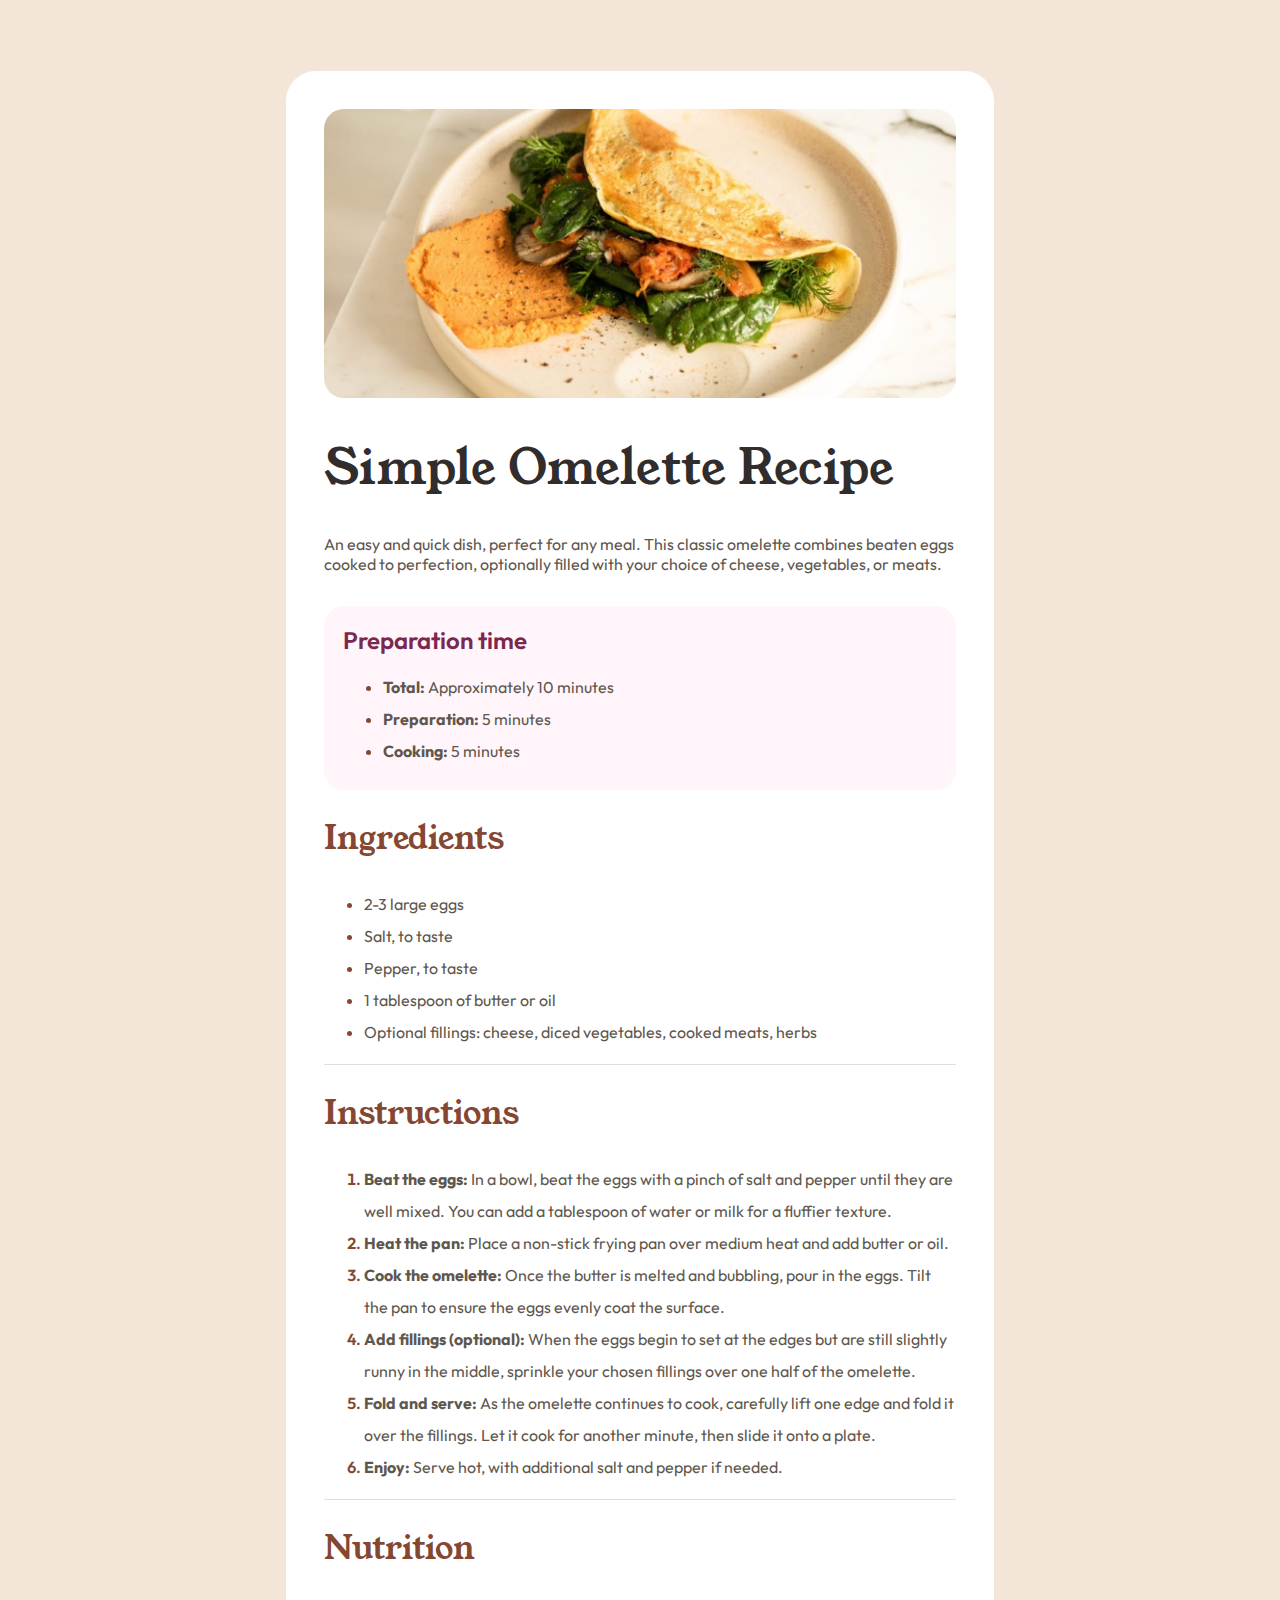
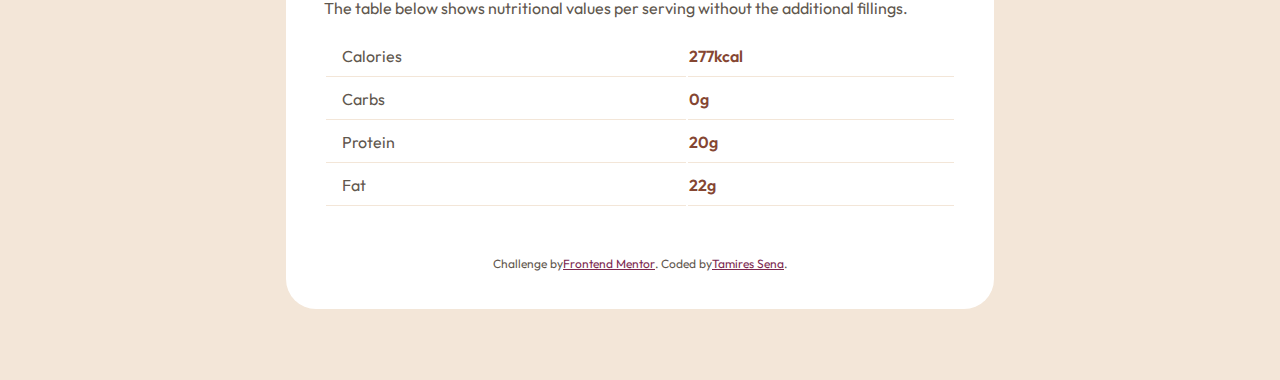
<file: ex01-recipe-page/index.html>
<!DOCTYPE html>
<html lang="pt-br">
<head>
    <meta charset="UTF-8">
    <meta name="viewport" content="width=device-width, initial-scale=1.0">

    <link rel="stylesheet" href="styles/vars.css">
    <link rel="stylesheet" href="style.css">

    <title>Simple Omelette Recipe</title>
</head>
<body>
    <div id="content">
        <section>
            <img src="assets/images/image-omelette.jpeg" alt="Imagem do omelete pronto">
            <h1>Simple Omelette Recipe</h1>
            <p>An easy and quick dish, perfect for any meal. This classic omelette combines beaten eggs cooked
                to perfection, optionally filled with your choice of cheese, vegetables, or meats.</p>
            <div id="preparation-time">
                <h3>Preparation time</h3>
                <ul>
                    <li><strong>Total:</strong> Approximately 10 minutes</li>
                    <li><strong>Preparation:</strong> 5 minutes</li>
                    <li><strong>Cooking:</strong> 5 minutes</li>
                </ul>
            </div>
        </section>
        <section>
            <h2>Ingredients</h2>
            <ul>
                <li>2-3 large eggs</li>
                <li>Salt, to taste</li>
                <li>Pepper, to taste</li>
                <li>1 tablespoon of butter or oil</li>
                <li>Optional fillings: cheese, diced vegetables, cooked meats, herbs</li>
            </ul>
            <hr>
        </section>
        <section>
            <h2>Instructions</h2>
            <ol>
                <li>
                    <strong>Beat the eggs:</strong> In a bowl, beat the eggs with a pinch of salt and pepper until they are well mixed.
                        You can add a tablespoon of water or milk for a fluffier texture.
                </li>
                <li>
                    <strong>Heat the pan:</strong> Place a non-stick frying pan over medium heat and add butter or oil.</li>
                <li>
                    <strong>Cook the omelette:</strong> Once the butter is melted and bubbling, pour in the eggs. Tilt the pan to ensure
                    the eggs evenly coat the surface.</li>
                <li>
                    <strong>Add fillings (optional):</strong> When the eggs begin to set at the edges but are still slightly runny in the
                    middle, sprinkle your chosen fillings over one half of the omelette.</li>
                <li>
                    <strong>Fold and serve:</strong> As the omelette continues to cook, carefully lift one edge and fold it over the
                    fillings. Let it cook for another minute, then slide it onto a plate.</li>
                <li>
                    <strong>Enjoy:</strong> Serve hot, with additional salt and pepper if needed.</li>
            </ol>
            <hr>
        </section>
        <section>
            <h2>Nutrition</h2>
            <p>The table below shows nutritional values per serving without the additional fillings.</p>
            <table>
                <tr>
                    <td class="table-categories">Calories</td>
                    <td class="table-values">277kcal</td>
                </tr>
                <tr>
                    <td class="table-categories">Carbs</td>
                    <td class="table-values">0g</td>
                </tr>
                <tr>
                    <td class="table-categories">Protein</td>
                    <td class="table-values">20g</td>
                </tr>
                <tr>
                    <td class="table-categories">Fat</td>
                    <td class="table-values">22g</td>
                </tr>
            </table>
        </section>
        <div class="attribution">
            Challenge by <a href="https://www.frontendmentor.io?ref=challenge" target="_blank"> Frontend Mentor</a>.
            Coded by <a href="https://github.com/tamiressena">Tamires Sena</a>.
          </div>
    </div>
</body>
</html>
</file>
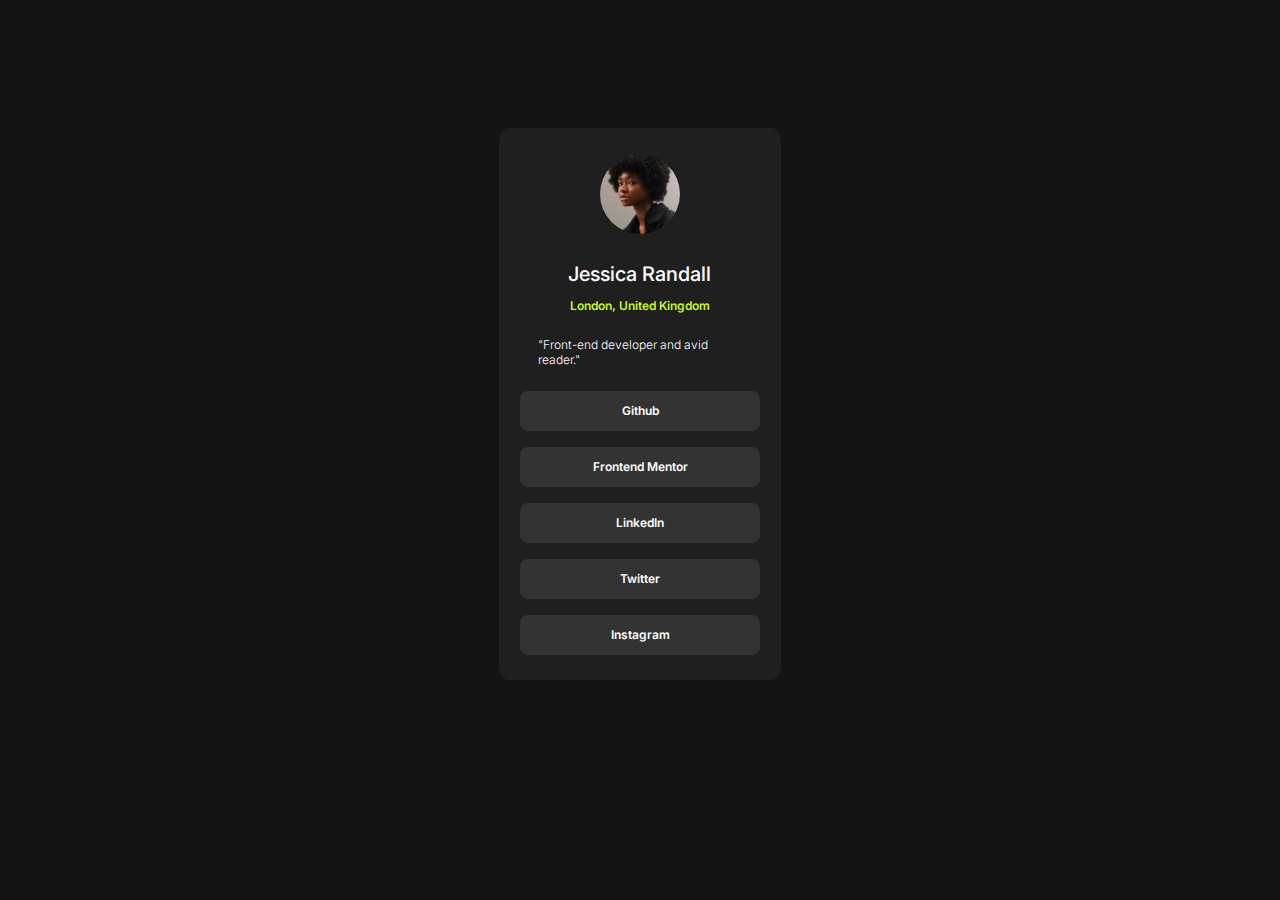
<file: ex02-social-links-profile/index.html>
<!DOCTYPE html>
<html lang="pt-br">
<head>
    <meta charset="UTF-8">
    <meta name="viewport" content="width=device-width, initial-scale=1.0">

    <link rel="stylesheet" href="vars.css">
    <link rel="stylesheet" href="style.css">

    <title>Social links profile</title>
</head>
<body>
    <div id="content">
        <img src="assets/images/avatar-jessica.jpeg" alt="Foto de perfil">

        <div id="personal">
            <h1>Jessica Randall</h1>
            <p id="location">London, United Kingdom</p>
        </div>

        <p id="description">"Front-end developer and avid reader."</p>

        <div id="buttons">
            <a href="#"><button>Github</button></a>
            <a href="#"><button>Frontend Mentor</button></a>
            <a href="#"><button>LinkedIn</button></a>
            <a href="#"><button>Twitter</button></a>
            <a href="#"><button>Instagram</button></a>
        </div>
    </div>
</body>
</html>
</file>
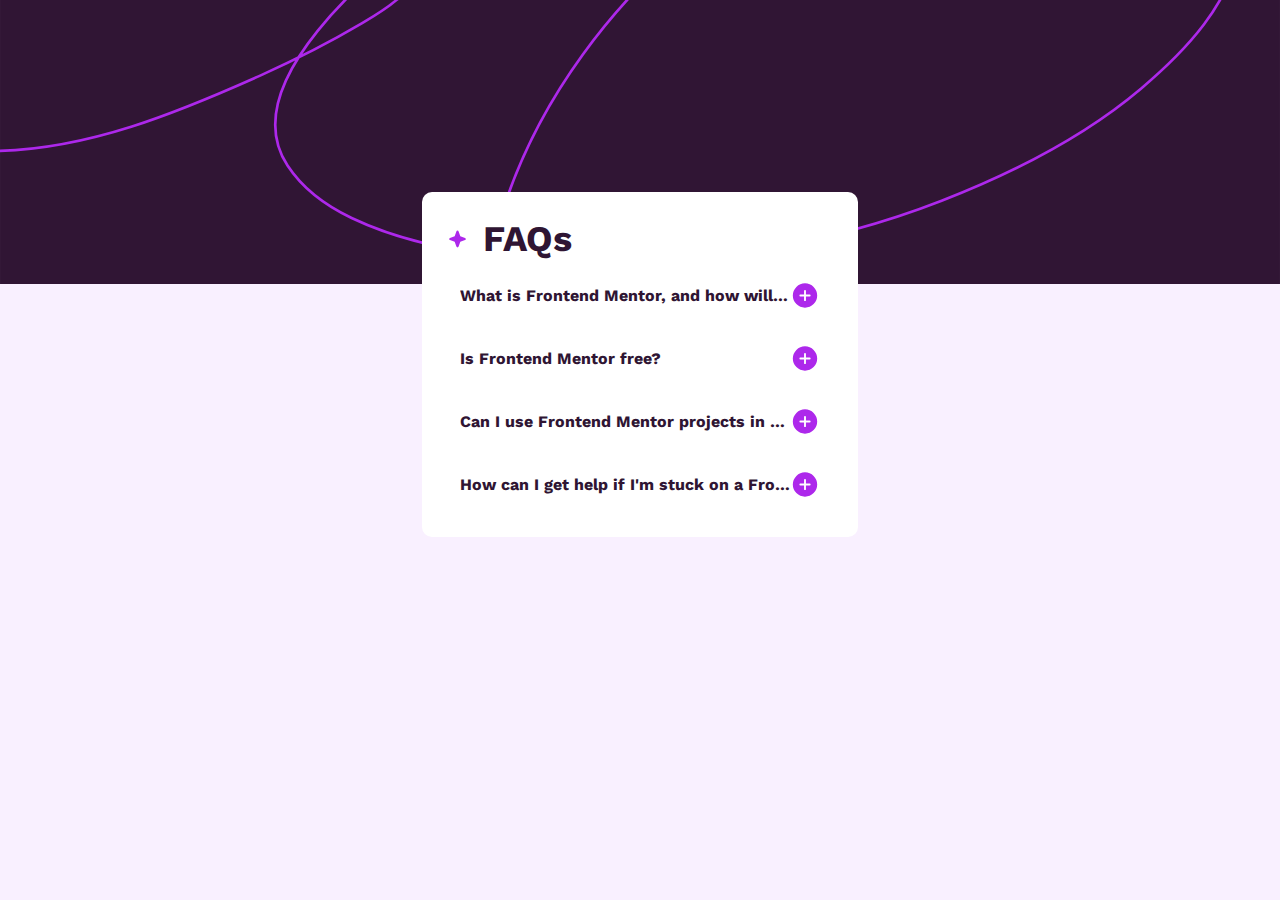
<file: ex03-faq-accordion/index.html>
<!DOCTYPE html>
<html lang="pt-br">
<head>
    <meta charset="UTF-8">
    <meta name="viewport" content="width=device-width, initial-scale=1.0">

    <link rel="stylesheet" href="styles/styles.css">
    <link rel="stylesheet" href="styles/vars.css">

    <title>FAQs Accordion</title>
</head>
<body>
    <div id="container">

        <div id="title">
            <img src="assets/images/icon-star.svg" alt="">
            <h1>FAQs</h1>
        </div>
        
        <div class="accordion">
            <button class="accordion-header">
                <span>
                    What is Frontend Mentor, and how will it help me?
                </span>

                <img src="assets/images/icon-plus.svg" alt="Abrir" class="plus" id="click" onclick="accordion()">
            </button>

            <div class="accordion-body">
                <p>
                    Frontend Mentor offers realistic coding challenges to help developers improve their 
                    frontend coding skills with projects in HTML, CSS, and JavaScript. It's suitable for 
                    all levels and ideal for portfolio building. 
                </p>
            </div>
        </div>

        <div class="accordion">
            <button class="accordion-header">
                <span>
                    Is Frontend Mentor free?
                </span>

                <img src="assets/images/icon-plus.svg" alt="Abrir" class="plus">
            </button>

            <div class="accordion-body">
                <p>
                    Yes, Frontend Mentor offers both free and premium coding challenges, with the free 
                    option providing access to a range of projects suitable for all skill levels.
                </p>
            </div>
        </div>

        <div class="accordion">
            <button class="accordion-header">
                <span>
                    Can I use Frontend Mentor projects in my portfolio?
                </span>

                <img src="assets/images/icon-plus.svg" alt="Abrir" class="plus">
            </button>

            <div class="accordion-body">
                <p>
                    Yes, you can use projects completed on Frontend Mentor in your portfolio. It's an excellent way to showcase your skills to potential employers! 
                </p>
            </div>
        </div>

        <div class="accordion">
            <button class="accordion-header">
                <span>
                    How can I get help if I'm stuck on a Frontend Mentor challenge?
                </span>

                <img src="assets/images/icon-plus.svg" alt="Abrir" class="plus">
            </button>

            <div class="accordion-body">
                <p>
                    The best place to get help is inside Frontend Mentor's Discord community. There's a help channel where you can ask questions and seek support from other community members. 
                </p>
            </div>
        </div>

    </div>

    <script src="javascript/script.js"></script>
</body>
</html>
</file>
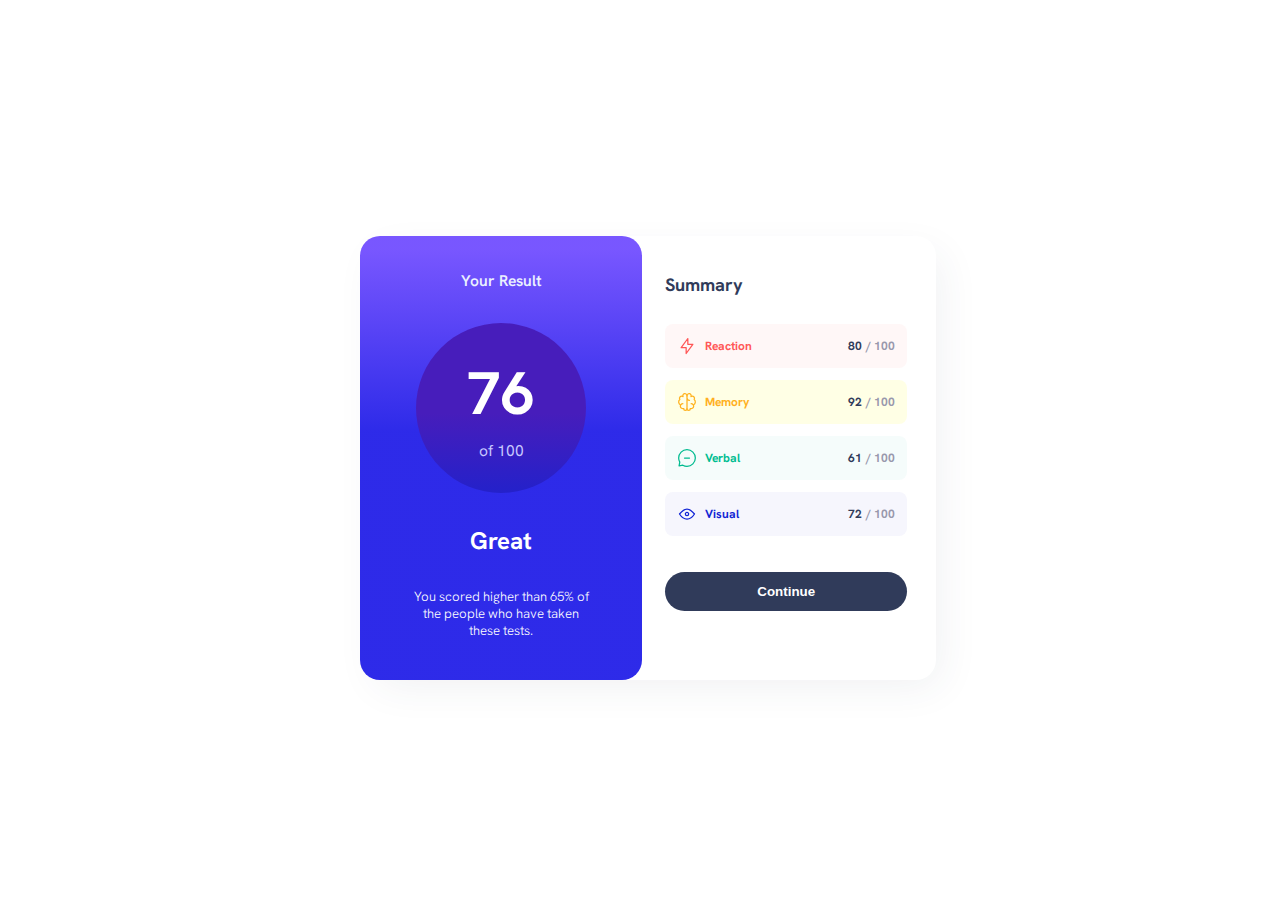
<file: ex04-results-summary-component/index.html>
<!DOCTYPE html>
<html lang="en">
<head>
    <meta charset="UTF-8">
    <meta name="viewport" content="width=device-width, initial-scale=1.0">

    <link rel="stylesheet" href="style.css">
    <link rel="stylesheet" href="vars.css">

    <link rel="shortcut icon" href="assets/images/favicon-32x32.png" type="image/x-icon">

    <title>Results Summary Component</title>
</head>
<body>
    <div id="card">
        <section id="your-result">
            <h1>Your Result</h1>
            <div id="final-result">
                <p id="result">76</p>
                <p id="total">of 100</p>
            </div>
            <h2>Great</h2>
        
            <p id="resume">You scored higher than 65% of the people who have taken these tests.</p>
        </section>
        <section id="summary">
            <h3>Summary</h3>
            <div class="summary-card" id="reaction">
                <div class="card-title">
                    <img src="assets/images/icon-reaction.svg" alt="">
                    <p id="title-reaction">Reaction</p>
                </div>
                <div class="card-result">
                    <p class="points">80</p>
                    <p class="totalizer">/ 100</p>
                </div>
            </div>
        
            <div class="summary-card" id="memory">
                <div class="card-title">
                    <img src="assets/images/icon-memory.svg" alt="">
                    <p id="title-memory">Memory</p>
                </div>
                <div class="card-result">
                    <p class="points">92</p>
                    <p class="totalizer">/ 100</p>
                </div>
            </div>
            <div class="summary-card" id="verbal">
                <div class="card-title">
                    <img src="assets/images/icon-verbal.svg" alt="">
                    <p id="title-verbal">Verbal</p>
                </div>
                <div class="card-result">
                    <p class="points">61</p>
                    <p class="totalizer">/ 100</p>
                </div>
            </div>
            <div class="summary-card" id="visual">
                <div class="card-title">
                    <img src="assets/images/icon-visual.svg" alt="">
                    <p id="title-visual">Visual</p>
                </div>
                <div class="card-result">
                    <p class="points">72</p>
                    <p class="totalizer">/ 100</p>
                </div>
            </div>
            <button>Continue</button>
        </section>
    </div>
</body>
</html>
</file>
<file: ex01-recipe-page/styles/vars.css>
@import url('https://fonts.googleapis.com/css2?family=Young+Serif&display=swap');

@import url('https://fonts.googleapis.com/css2?family=Outfit:wght@100..900&display=swap');

:root {
    --white: hsl(0, 0%, 100%);
    --stone-100: hsl(30, 54%, 90%);
    --stone-150: hsl(30, 18%, 87%);
    --stone-600: hsl(30, 10%, 34%);
    --stone-900: hsl(24, 5%, 18%);
    --brown-800: hsl(14, 45%, 36%);
    --rose-50: hsl(330, 100%, 98%);
    --rose-800: hsl(332, 51%, 32%);
}
</file>
<file: ex01-recipe-page/style.css>
body {
    display: flex;
    justify-content: center;
    background-color: var(--stone-100);
    border-radius: 20px;
}
    #content {
        width: 50%;
        border-radius: 30px;
        background-color: var(--white);
        padding: 3%;
        margin: 5%;
    }

            h1 {
                font-family: 'Young Serif', serif;
                font-size: 3rem;
                font-weight: 400;
                color: var(--stone-900);
            }

            h2 {
                font-family: 'Young Serif', serif;
                font-size: 2rem;
                font-weight: 400;
                color: var(--brown-800);
            }

            #preparation-time {
                background-color: var(--rose-50);
                margin-top: 32px;
                padding: 3% 3% 1% 3%;
                border-radius: 20px;
            }
                h3 {
                    font-family: 'Outfit', sans-serif;
                    font-size: 1.5rem;
                    font-weight: 600;
                    color: var(--rose-800);
                    margin: 0;
                }

            p {
                font-family: 'Outfit', sans-serif;
                font-size: 1rem;
                color: var(--stone-600);
            }

            li {
                font-family: 'Outfit', sans-serif;
                line-height: 2;
                gap: 8px;
                color: var(--stone-600);
            }

                li::marker {
                    color: var(--brown-800);
                    font-weight: 600;
                }

            img {
                width: 100%;
                border-radius: 20px;
            }

            table {
                width: 100%;
                font-family: 'Outfit', sans-serif;
                font-size: 1rem;
                color: var(--stone-600);
                line-height: 2;
            }
            
            td {
                border-bottom: 1px solid var(--stone-100);        
                }

                .table-categories {
                    padding: 4px 0px 4px 16px;
                }

                .table-values {
                    font-weight: 600;
                    color: var(--brown-800);
                }
            

            hr {
                border: 0;
                border-top: 1px solid var(--stone-150);
            }

        .attribution {
            display: flex;
            justify-content: center;
            margin-top: 48px;
            font-family: 'Outfit', sans-serif;
            font-size: 0.75rem;
            color: var(--stone-600);
        }

            .attribution a {
                color: var(--rose-800);
            }

@media screen and (max-width: 500px){
    html{
        margin: 0;
    }

        body {
            background-color: var(--white);
        }

            #content {
                width: 100%;
                margin: 0;
                border-radius: 0;
            }

                img {
                    border-radius: 0;
                }
}
</file>
<file: ex02-social-links-profile/vars.css>
@import url('https://fonts.googleapis.com/css2?family=Inter:ital,opsz,wght@0,14..32,100..900;1,14..32,100..900&display=swap');

:root {
    --green: hsl(75, 94%, 57%);

    --white: hsl(0, 0%, 100%);

    --grey700: hsl(0, 0%, 20%);
    --grey800: hsl(0, 0%, 12%);
    --grey900: hsl(0, 0%, 8%);

    --font: 'Inter', sans-serif;
}
</file>
<file: ex02-social-links-profile/style.css>
body {
    flex-wrap: wrap;
    display: flex;
    justify-content: center;
    align-items: center;
    align-content: center;
    background-color: var(--grey900);
    margin: 10% 0;
}

#content {
    display: flex;
    flex-direction: column;
    align-items: center;
    width: 16%;
    border-radius: 10px;
    padding: 2% 3%;
    gap: 12px;

    background-color: var(--grey800);
}

    img {
        width: 80px;
        height: 80px;
        border-radius: 150px;
    }

    #personal {
        display: flex;
        flex-direction: column;
        align-items: center;
        gap: 12px;
    }

        h1 {
            margin: 0;
            margin-top: 16px;
            color: var(--white);
            font-family: var(--font);
            font-size: 1.25rem;
            font-weight: 500;
        }

        #location {
            margin: 0;
            color: var(--green);
            font-family: var(--font);
            font-size: 0.75rem;
            font-weight: 600;
        }

    #description {
        color: var(--white);
        font-family: var(--font);
        font-size: 0.75rem;
        font-weight: 300;
    }

    #buttons {
        display: flex;
        flex-direction: column;
        align-items: center;
        gap: 16px;        
    }

        button {
            background-color: var(--grey700);
            border: none;
            border-radius: 8px;
            width: 20em;
            height: 40px;
            
            font-family: var(--font);
            color: var(--white);
            font-weight: 600;
            font-size: 0.75rem;
        }

        button:hover {
            background-color: var(--green);
            color: var(--grey900);
            font-weight: 700;
            cursor: pointer;
        }

@media screen and (max-width: 900px){

    body {
        align-items: center;
        align-content: center;
        margin: 15% 15;
    }

    #content {
        width: 90%;
        padding: 5% 1%;
    }

        button {
            width: 25em;;
        }
}
</file>
<file: ex03-faq-accordion/styles/styles.css>
@import url('https://fonts.googleapis.com/css2?family=Work+Sans:ital,wght@0,100..900;1,100..900&display=swap');

* {
    margin: 0;
    padding: 0;
    box-sizing: border-box;
    font-family: 'Work Sans', sans-serif;
}

body {
    min-height: 100vh;
    display: flex;
    align-content: center;
    justify-content: center;
    background-image: url(../assets/images/background-pattern-desktop.svg);
    background-repeat: no-repeat;
    background-size: 100%;
    background-color: var(--light-pink);
}

    #container {
        background-color: var(--white);
        padding: 2%;
        display: flex;
        flex-direction: column;
        align-content: center;
        justify-content: center;
        gap: 8px;
        width: 34%;
        height: 55%;
        margin-top: 15%;
        border-radius: 10px;
    }

    #title {
        display: flex;
        gap: 16px;
        color: var(--dark-purple);
        font-weight: 700;
        font-size: 1.125rem;
    }

    #title img {
        width: 5%;
    }

    .accordion {
        background-color: var(--white);
        border-radius: 8px;
        padding: 12px;
        cursor: pointer;
    }

    .accordion-header {
        width: 100%;
        border: none;
        background-color: transparent;
        display: flex;
        justify-content: space-between;
        align-items: center;
        font-size: 16px;
        cursor: pointer;
        color: var(--dark-purple);
        font-weight: 700;
    }

    .accordion-header span {
        max-width: 100%;
        white-space: nowrap;
        overflow: hidden;
        text-overflow: ellipsis;
    }

    .accordion-body {
        color: var(--grayish-purple);
        font-size: 16px;
        font-weight: 400;
        opacity: 0;
        height: 0;
        transition: opacity .3s;
        overflow: hidden;
    }

    .accordion-body.active {
        height: 100%;
        opacity: 1;
        padding: 5px 0px;
        margin-top: 8px;
    }

@media screen and (max-width: 900px){
    body {
        background-size: 260%;
    }
    
    #container {
        padding: 5%;
        width: 90%;
        height: 80%;
        margin-top: 37%;
        margin-bottom: 20%;
        line-height: 1.5;
    }

    #title {
        gap: 20px;
        font-size: 1rem;
    }

    #title img {
        width: 8%;
    }

    .accordion-header span {
        max-width: 100%;
        white-space: wrap;
        text-align: left;
    }
}
</file>
<file: ex03-faq-accordion/styles/vars.css>
:root {
    --white: hsl(0, 0%, 100%);
    --light-pink: hsl(275, 100%, 97%);
    --grayish-purple: hsl(292, 16%, 49%);
    --dark-purple: hsl(292, 42%, 14%);
}
</file>
<file: ex04-results-summary-component/style.css>
html {
    height: 100vh;
}

body {
    height: 100%;
    width: 100%;
    display: flex;
    align-items: center;
}

#card {
    display: flex;
    -webkit-box-shadow: 10px 12px 42px -7px rgba(48,59,90,0.08);
    -moz-box-shadow: 10px 12px 42px -7px rgba(48,59,90,0.08);
box-shadow: 10px 12px 42px -7px rgba(48,59,90,0.08);
    width: 45%;
    align-items: center;
    border-radius: 20px;
    margin: auto;
}

/* LEFT SIDE */
#your-result {
    background: rgb(120,87,255);
    background: linear-gradient(180deg, var(--light-slate-blue) 3%, var(--light-royal-blue) 44%);
    
    display: flex;
    flex-direction: column;
    align-items: center;
    justify-content: center;
    width: 39%;
    height: 60%;
    padding: 3% 5%;
    border-radius: 20px;
    gap: 32px;
}

#your-result h1{
    margin: 0;
    font-size: 0.65rem;
    color: var(--pale-blue);
    margin-top: 16px;
    font-weight: 600;
}

#final-result {
    background: rgb(71,29,187);
    background: linear-gradient(180deg, rgba(71,29,187,1) 53%, rgba(36,33,202,1) 100%);
    border-radius: 50%;
    
    display: flex;
    flex-direction: column;
    justify-content: center;
    align-items: center;
    width: 170px;
    height: 170px;
    gap: 8px;
}

#result {
    margin: 0;
    font-size: 2.5rem;
    color: var(--white);
    font-weight: 700;
}

#total {
    font-size: 0.65rem;
    color: var(--light-lavender);
}

p {
    margin: 0;
}

h2 {
    margin: 0;
    color: var(--white);
    font-size: 1rem;
}

#resume {
    color: var(--white);
    font-size: 0.55rem;
    text-align: center;
    font-weight: 300;
    width: 80%;
    margin-bottom: 24px;
}

/* RIGHT SIDE */
#summary {
    display: flex;
    flex-direction: column;
    align-items: flex-start;
    justify-content: center;
    width: 42%;
    height: 60%;
    padding: 3% 4%;
    border-radius: 20px;
    gap:12px;
}

h3 {
    margin: 0;
    font-size: 0.75rem;
    font-weight: 700;
    color: var(--dark-gray-blue);
    text-align: left;
    margin-bottom: 16px;
}

.summary-card {
    display: flex;
    font-size: 0.5rem;
    font-weight: 700;
    justify-content: space-between;
    align-items: center;
    width: 90%;
    padding: 5%;
    border-radius: 8px;
}

.card-title {
    display: flex;
    align-items: center;
    gap: 8px;
}

.card-result {
    display: flex;
    gap: 4px;
}

.points {
    color: var(--dark-gray-blue);
    font-weight: 700;
}

.totalizer {
    color: rgb(152, 152, 172);
}

#reaction {
    background-color: hsla(0, 100%, 67%, 0.048);
}

#title-reaction {
    color: var(--light-red);
}

#memory {
    background-color: hsla(61, 100%, 56%, 0.116);
}

#title-memory {
    color: var(--orangey-yellow);
}

#verbal {
    background-color: hsla(166, 100%, 37%, 0.041);
}

#title-verbal {
    color: var(--green-teal);
}

#visual {
    background-color: hsl(234, 85%, 45%, 0.04);
}

#title-visual {
    color: var(--cobalt-blue);
}

button {
    width: 100%;
    padding: 5% 0;
    border-radius: 30px;
    border: none;
    color: var(--white);
    background-color: hsl(224, 30%, 27%);
    cursor: pointer;
    margin-top: 24px;
    margin-bottom: 32px;
    font-weight: 700;
}

button:hover {
    background: linear-gradient(180deg, var(--light-slate-blue) 3%, var(--light-royal-blue) 44%);
}


@media screen and (max-width: 1000px){
    body {
        margin: 0;
        padding: 0;
    }

    #card {
        display: flex;
        flex-direction: column;
        -webkit-box-shadow: none;
        -moz-box-shadow: none;
        box-shadow: none;
        width: 100%;
        align-items: center;
        margin-top: 0;
    }

    /* LEFT SIDE */
    #your-result {
        background: rgb(120,87,255);
        background: linear-gradient(180deg, var(--light-slate-blue) 3%, var(--light-royal-blue) 44%);
        
        margin: 0;
        display: flex;
        flex-direction: column;
        align-items: center;
        justify-content: center;
        width: 100%;
        padding: 0;
        border-radius: 0 0 24px 24px;
        gap: 12px;
    }

    #your-result h1 {
        margin-top: 24px;
        margin-bottom: 12px;
        color: var(--light-lavender);
    }

    #final-result {
        width: 140px;
        height: 140px;
        gap: 0px;
    }

    /* RIGHT SIDE */
    #summary {
        width: 90%;
        margin-top: 24px;
    }

    #result {
        font-size: 2.4rem;
        font-weight: 900;
    }

    #total {
        font-size: 0.6rem;
    }

    h2 {
        font-size: 0.9rem;
        margin-top: 12px;
    }

    #resume {
        width: 75%;
        margin-bottom: 40px;
        line-height: 1.5;
        font-size: 0.6rem;
        font-weight: 600;
        color: var(--light-lavender);
    }

    #reaction {
        font-size: 0.55rem;
    }

    #memory {
        font-size: 0.55rem;
    }

    #verbal {
        font-size: 0.55rem;
    }

    #visual {
        font-size: 0.55rem;
    }

    button {
        font-size: 0.7rem;
        margin-top: 16px;
    }
}
</file>
<file: ex04-results-summary-component/vars.css>
@import url('https://fonts.googleapis.com/css2?family=Hanken+Grotesk:ital,wght@0,100..900;1,100..900&display=swap');

:root {
    /* Primary */
    --light-red: hsl(0, 100%, 67%);
    --orangey-yellow: hsl(39, 100%, 56%);
    --green-teal: hsl(166, 100%, 37%);
    --cobalt-blue: hsl(234, 85%, 45%);

    /* Gradients */
    --light-slate-blue :hsl(252, 100%, 67%);
    --light-royal-blue: hsl(241, 81%, 54%);

    --violet-blue: hsla(256, 72%, 46%, 1);
    --persian-blue: hsla(241, 72%, 46%, 0);

    /* Neutral */
    --white :hsl(0, 0%, 100%);
    --pale-blue: hsl(221, 100%, 96%);
    --light-lavender: hsl(241, 100%, 89%);
    --dark-gray-blue: hsl(224, 30%, 27%);

    font-family: "Hanken Grotesk", sans-serif;
    font-size: 1.5rem;
}
</file>
